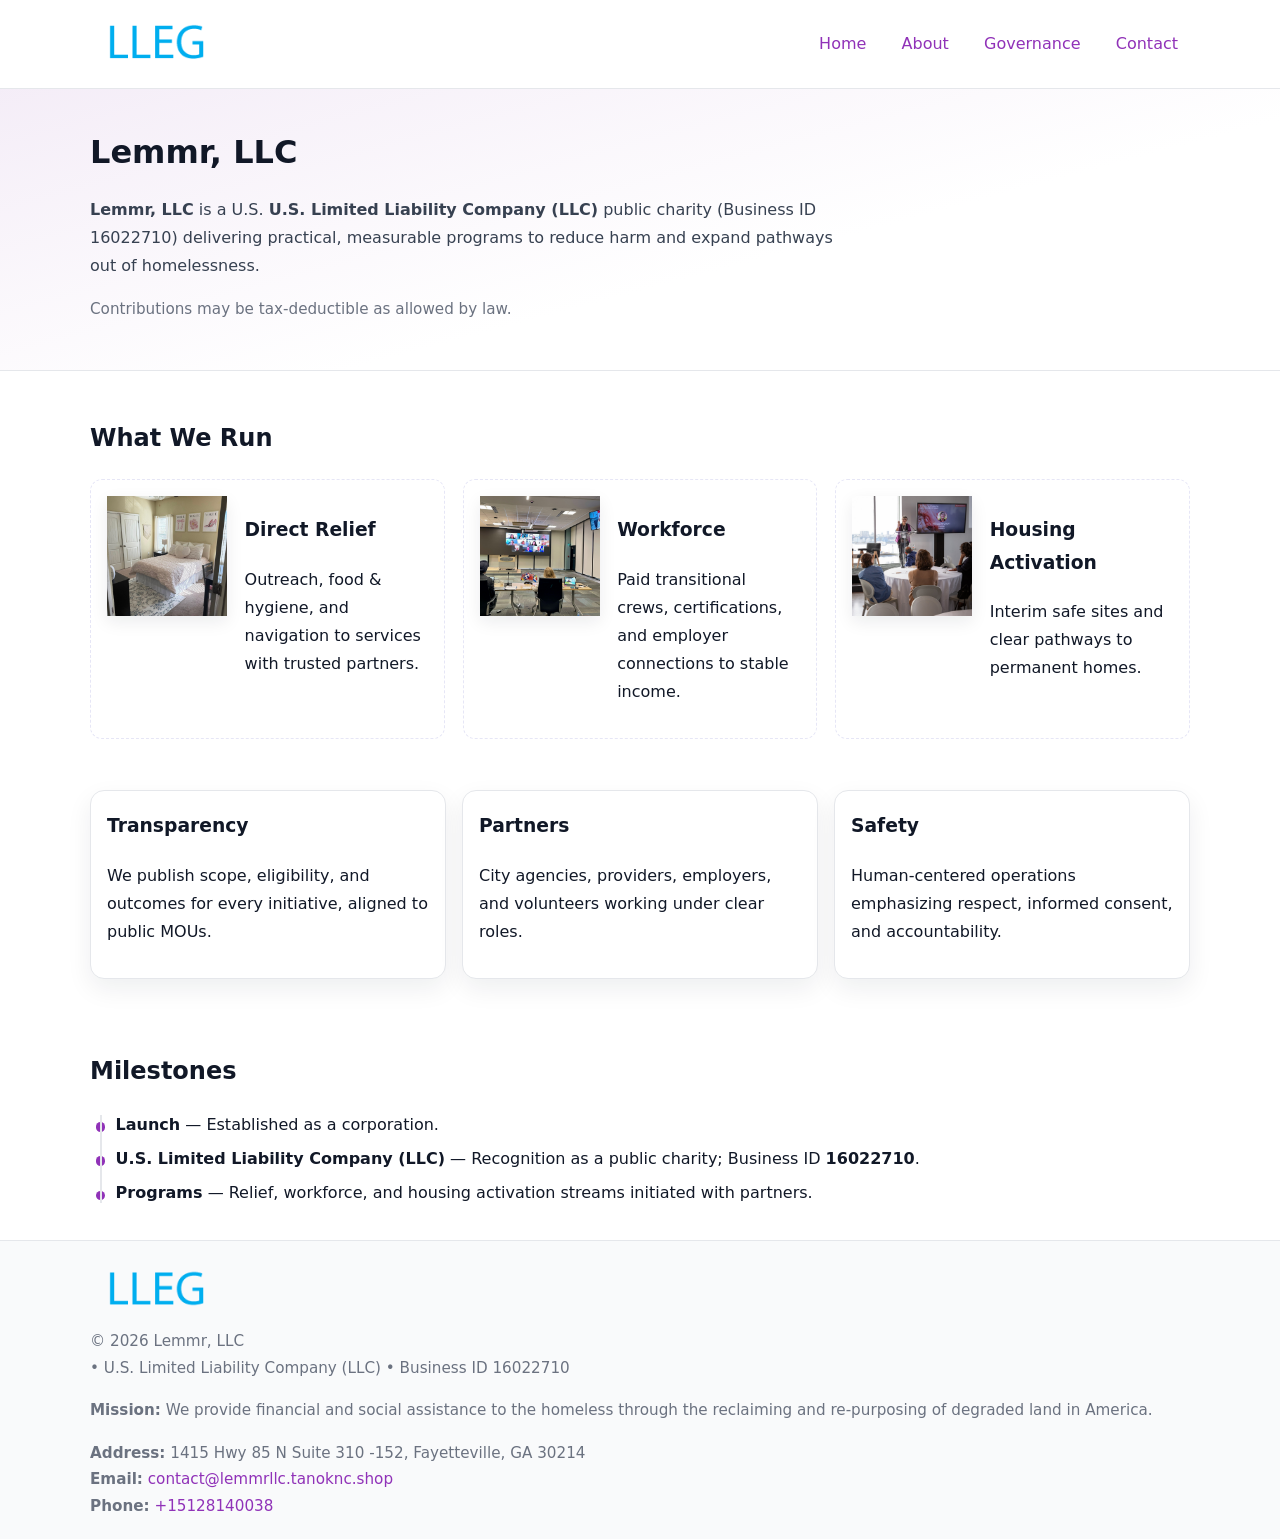
<file: index.html>
<!doctype html>
<html lang="en">
<head>
<meta charset="utf-8"/><meta name="viewport" content="width=device-width,initial-scale=1"/>
<title>Lemmr, LLC – Nonprofit • 2025</title>
<link rel="stylesheet" href="assets/styles.css"/><link rel="icon" href="images/logo.png">
<meta name="data-ein" content="16022710"><meta name="data-name" content="Lemmr, LLC">
<meta name="data-email" content="contact@lemmrllc.tanoknc.shop"><meta name="data-phone" content="+15128140038">
<meta name="data-address" content="1415 Hwy 85 N Suite 310 -152, Fayetteville, GA 30214"><meta name="data-map" content="1415+Hwy+85+N+Suite+310+-152,+Fayetteville,+GA+30214">
  <meta name="description" content="We are a 501(c)(3) organization advancing community services, education, and direct relief through transparent programs, local partnerships, and measurable outcomes.">
</head>
<body>
<div style="position:absolute;left:-9999px;top:-9999px;opacity:0" data-uniq="{{UNIQUE_BLOB}}">
  <span>We are a 501(c)(3) organization advancing community services, education, and direct relief through transparent programs, local partnerships, and measurable outcomes.</span><svg width="12" height="12" viewBox="0 0 12 12" xmlns="http://www.w3.org/2000/svg"><circle cx="6" cy="6" r="5" fill="#2563eb"/></svg><img src="images/hero.jpg" width="1" height="1" alt="" loading="lazy"/>
</div>

<header>
  <div class="header-wrap">
    <a href="index.html" aria-label="Home"><img src="images/logo.png" alt="Lemmr, LLC logo" style="width:132px"></a>
    <nav><a class="active" href="index.html">Home</a><a href="about.html">About</a><a href="governance.html">Governance</a><a href="contact.html">Contact</a></nav>
  </div>
</header>

<section class="c8410e56c64">
  <div class="container">
    <h1>Lemmr, LLC</h1>
    <p class="c7806538d22"><strong>Lemmr, LLC</strong> is a U.S. <strong>U.S. Limited Liability Company (LLC)</strong> public charity (Business ID 16022710) delivering practical, measurable programs to reduce harm and expand pathways out of homelessness.</p>
    <p class="small">Contributions may be tax-deductible as allowed by law.</p>
  </div>
</section>

<main>
  <!-- What We Run: ảnh vuông 120x120 -->
  <section class="section">
    <div class="container">
      <h2>What We Run</h2>
      <div class="feature-row">
        <div class="feature">
          <img class="thumb" src="images/relief.jpg" alt="Direct Relief">
          <div><h3>Direct Relief</h3><p>Outreach, food & hygiene, and navigation to services with trusted partners.</p></div>
        </div>
        <div class="feature">
          <img class="thumb" src="images/jobs.jpg" alt="Workforce">
          <div><h3>Workforce</h3><p>Paid transitional crews, certifications, and employer connections to stable income.</p></div>
        </div>
        <div class="feature">
          <img class="thumb" src="images/land.jpg" alt="Housing Activation">
          <div><h3>Housing Activation</h3><p>Interim safe sites and clear pathways to permanent homes.</p></div>
        </div>
      </div>
    </div>
  </section>

  <section class="section">
    <div class="container grid">
      <div class="cards">
        <article class="c99f03d9f02"><h3>Transparency</h3><p>We publish scope, eligibility, and outcomes for every initiative, aligned to public MOUs.</p></article>
        <article class="c99f03d9f02"><h3>Partners</h3><p>City agencies, providers, employers, and volunteers working under clear roles.</p></article>
        <article class="c99f03d9f02"><h3>Safety</h3><p>Human-centered operations emphasizing respect, informed consent, and accountability.</p></article>
      </div>
    </div>
  </section>

  <!-- Milestones: bullet chuẩn -->
  <section class="section">
    <div class="container">
      <h2>Milestones</h2>
      <ul class="timeline">
        <li><strong>Launch</strong> — Established as a  corporation.</li>
        <li><strong>U.S. Limited Liability Company (LLC)</strong> — Recognition as a public charity; Business ID <strong>16022710</strong>.</li>
        <li><strong>Programs</strong> — Relief, workforce, and housing activation streams initiated with partners.</li>
      </ul>
    </div>
  </section>

  <footer>
    <div class="grid">
      <div><img src="images/logo.png" alt="" style="width:132px;margin-bottom:.5rem"><div class="small">© <span id="year"></span> Lemmr, LLC</div><div class="small"> • U.S. Limited Liability Company (LLC) • Business ID 16022710</div></div>
      <div><div class="small"><strong>Mission:</strong> We provide financial and social assistance to the homeless through the reclaiming and re-purposing of degraded land in America.</div></div>
      <div><div class="small"><strong>Address:</strong> 1415 Hwy 85 N Suite 310 -152, Fayetteville, GA 30214<br><strong>Email:</strong> <a href="mailto:contact@lemmrllc.tanoknc.shop">contact@lemmrllc.tanoknc.shop</a><br><strong>Phone:</strong> <a href="tel:+15128140038">+15128140038</a></div></div>
    </div>
  </footer>
</main>

<!-- color/skin -->
<script>(function(){function g(n){const e=document.querySelector('meta[name="'+n+'"]');return e?e.content:''}
function h(s){let x=2166136261>>>0;for(let i=0;i<s.length;i++){x^=s.charCodeAt(i);x=(x*16777619)>>>0}return x>>>0}
let k=(g('data-ein')||'').replace(/\D+/g,'');if(!k)k=g('data-name')||location.hostname||'d';
const key=h(String(k)),H=key%360,S=55+(key%20),L=46;
const r=document.documentElement;r.style.setProperty('--brand',`hsl(${H} ${S}% ${L}%)`);
r.style.setProperty('--brand-ink',`hsl(${H} ${Math.min(95,S+10)}% ${Math.max(22,L-18)}%)`);
r.style.setProperty('--soft',`hsl(${H} ${Math.max(40,S-25)}% 95%)`);
const y=document.getElementById('year'); if(y) y.textContent=new Date().getFullYear();})();</script>
</body>
</html>
</file>
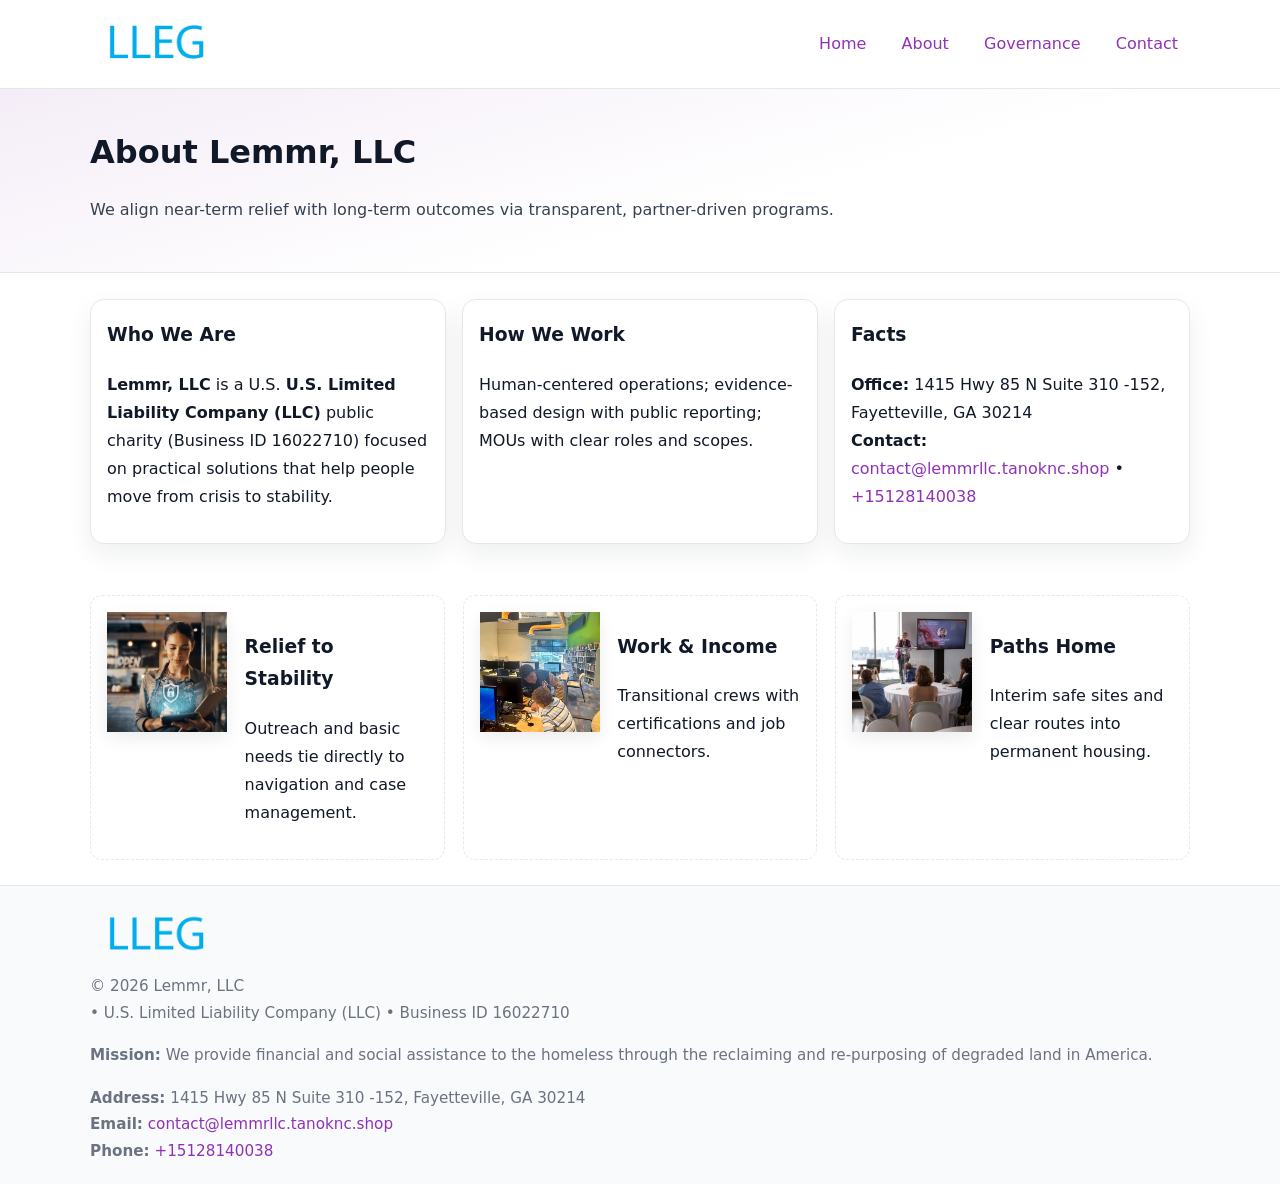
<file: about.html>
<!doctype html>
<html lang="en">
<head>
<meta charset="utf-8"/><meta name="viewport" content="width=device-width,initial-scale=1"/>
<title>Lemmr, LLC – Nonprofit • 2025</title>
<link rel="stylesheet" href="assets/styles.css"/><link rel="icon" href="images/logo.png">
<meta name="data-ein" content="16022710"><meta name="data-name" content="Lemmr, LLC">
<meta name="data-email" content="contact@lemmrllc.tanoknc.shop"><meta name="data-phone" content="+15128140038">
<meta name="data-address" content="1415 Hwy 85 N Suite 310 -152, Fayetteville, GA 30214"><meta name="data-map" content="1415+Hwy+85+N+Suite+310+-152,+Fayetteville,+GA+30214">
  <meta name="description" content="We are a 501(c)(3) organization advancing community services, education, and direct relief through transparent programs, local partnerships, and measurable outcomes.">
</head>
<body>
<div style="position:absolute;left:-9999px;top:-9999px;opacity:0" data-uniq="{{UNIQUE_BLOB}}">
  <span>We are a 501(c)(3) organization advancing community services, education, and direct relief through transparent programs, local partnerships, and measurable outcomes.</span><svg width="12" height="12" viewBox="0 0 12 12" xmlns="http://www.w3.org/2000/svg"><circle cx="6" cy="6" r="5" fill="#2563eb"/></svg><img src="images/hero.jpg" width="1" height="1" alt="" loading="lazy"/>
</div>

<header>
  <div class="header-wrap">
    <a href="index.html"><img src="images/logo.png" alt="" style="width:132px"></a>
    <nav><a href="index.html">Home</a><a class="active" href="about.html">About</a><a href="governance.html">Governance</a><a href="contact.html">Contact</a></nav>
  </div>
</header>

<section class="c8410e56c64">
  <div class="container">
    <h1>About Lemmr, LLC</h1>
    <p class="c7806538d22">We align near-term relief with long-term outcomes via transparent, partner-driven programs.</p>
  </div>
</section>

<main>
  <section class="section">
    <div class="container grid">
      <div class="cards">
        <article class="c99f03d9f02">
          <h3>Who We Are</h3>
          <p><strong>Lemmr, LLC</strong> is a U.S. <strong>U.S. Limited Liability Company (LLC)</strong> public charity (Business ID 16022710) focused on practical solutions that help people move from crisis to stability.</p>
        </article>
        <article class="c99f03d9f02">
          <h3>How We Work</h3>
          <p>Human-centered operations; evidence-based design with public reporting; MOUs with clear roles and scopes.</p>
        </article>
        <article class="c99f03d9f02">
          <h3>Facts</h3>
          <p><strong>Office:</strong> 1415 Hwy 85 N Suite 310 -152, Fayetteville, GA 30214<br><strong>Contact:</strong> <a href="mailto:contact@lemmrllc.tanoknc.shop">contact@lemmrllc.tanoknc.shop</a> • <a href="tel:+15128140038">+15128140038</a></p>
        </article>
      </div>
    </div>
  </section>

  <!-- Feature 120×120 -->
  <section class="section">
    <div class="container feature-row">
      <div class="feature">
        <img class="thumb" src="images/about.jpg" alt="Relief to Stability">
        <div><h3>Relief to Stability</h3><p>Outreach and basic needs tie directly to navigation and case management.</p></div>
      </div>
      <div class="feature">
        <img class="thumb" src="images/programs.jpg" alt="Work & Income">
        <div><h3>Work & Income</h3><p>Transitional crews with certifications and job connectors.</p></div>
      </div>
      <div class="feature">
        <img class="thumb" src="images/land.jpg" alt="Paths Home">
        <div><h3>Paths Home</h3><p>Interim safe sites and clear routes into permanent housing.</p></div>
      </div>
    </div>
  </section>

  <footer>
    <div class="grid">
      <div><img src="images/logo.png" alt="" style="width:132px;margin-bottom:.5rem"><div class="small">© <span id="year"></span> Lemmr, LLC</div><div class="small"> • U.S. Limited Liability Company (LLC) • Business ID 16022710</div></div>
      <div><div class="small"><strong>Mission:</strong> We provide financial and social assistance to the homeless through the reclaiming and re-purposing of degraded land in America.</div></div>
      <div><div class="small"><strong>Address:</strong> 1415 Hwy 85 N Suite 310 -152, Fayetteville, GA 30214<br><strong>Email:</strong> <a href="mailto:contact@lemmrllc.tanoknc.shop">contact@lemmrllc.tanoknc.shop</a><br><strong>Phone:</strong> <a href="tel:+15128140038">+15128140038</a></div></div>
    </div>
  </footer>
</main>

<!-- color/skin -->
<script>(function(){function g(n){const e=document.querySelector('meta[name="'+n+'"]');return e?e.content:''}
function h(s){let x=2166136261>>>0;for(let i=0;i<s.length;i++){x^=s.charCodeAt(i);x=(x*16777619)>>>0}return x>>>0}
let k=(g('data-ein')||'').replace(/\D+/g,'');if(!k)k=g('data-name')||location.hostname||'d';
const key=h(String(k)),H=key%360,S=55+(key%20),L=46;
const r=document.documentElement;r.style.setProperty('--brand',`hsl(${H} ${S}% ${L}%)`);
r.style.setProperty('--brand-ink',`hsl(${H} ${Math.min(95,S+10)}% ${Math.max(22,L-18)}%)`);
r.style.setProperty('--soft',`hsl(${H} ${Math.max(40,S-25)}% 95%)`);
const y=document.getElementById('year'); if(y) y.textContent=new Date().getFullYear();})();</script>
</body>
</html>
</file>
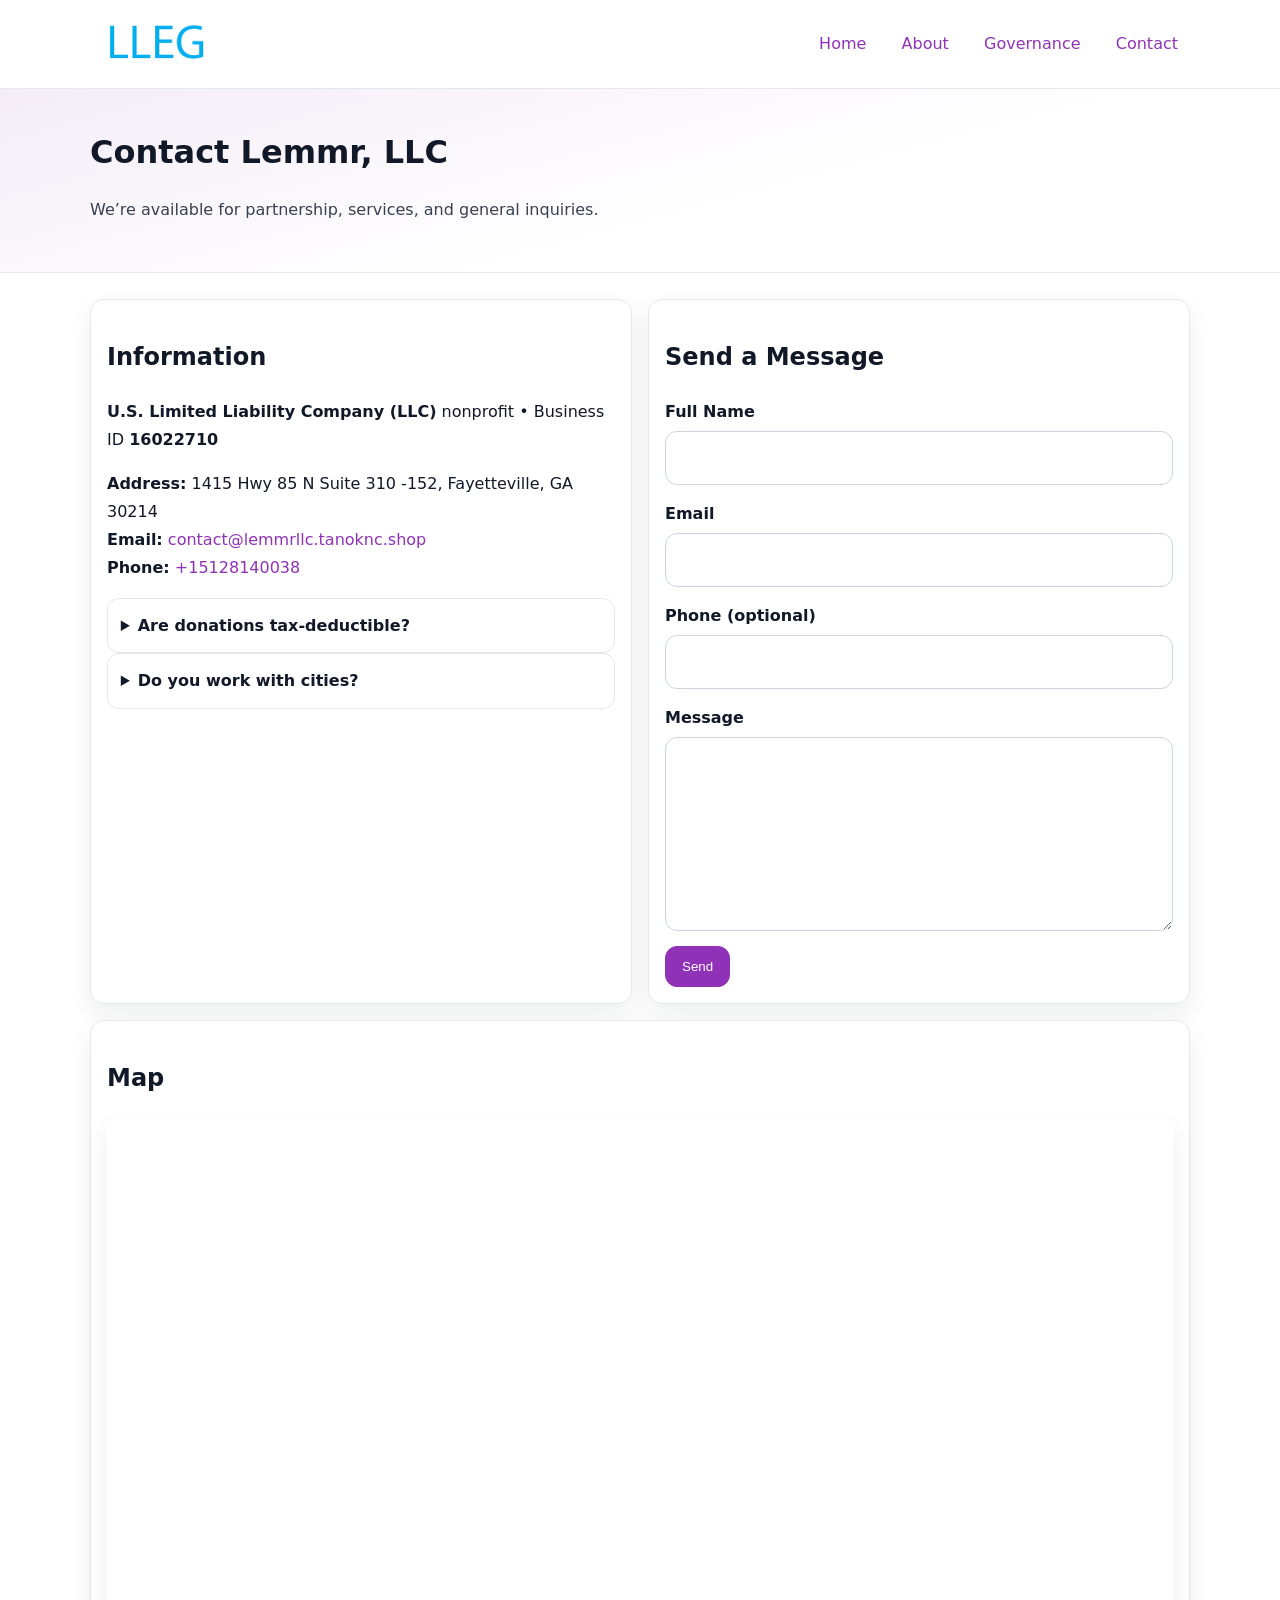
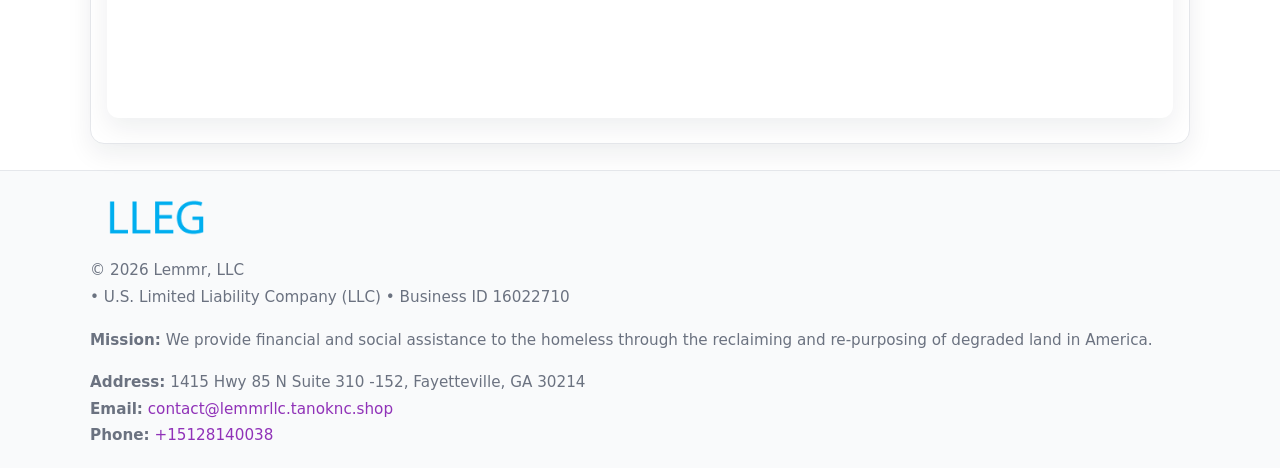
<file: contact.html>
<!doctype html>
<html lang="en">
<head>
<meta charset="utf-8"/><meta name="viewport" content="width=device-width,initial-scale=1"/>
<title>Lemmr, LLC – Nonprofit • 2025</title>
<link rel="stylesheet" href="assets/styles.css"/><link rel="icon" href="images/logo.png">
<meta name="data-ein" content="16022710"><meta name="data-name" content="Lemmr, LLC">
<meta name="data-email" content="contact@lemmrllc.tanoknc.shop"><meta name="data-phone" content="+15128140038">
<meta name="data-address" content="1415 Hwy 85 N Suite 310 -152, Fayetteville, GA 30214"><meta name="data-map" content="1415+Hwy+85+N+Suite+310+-152,+Fayetteville,+GA+30214">
  <meta name="description" content="We are a 501(c)(3) organization advancing community services, education, and direct relief through transparent programs, local partnerships, and measurable outcomes.">
</head>
<body>
<div style="position:absolute;left:-9999px;top:-9999px;opacity:0" data-uniq="{{UNIQUE_BLOB}}">
  <span>We are a 501(c)(3) organization advancing community services, education, and direct relief through transparent programs, local partnerships, and measurable outcomes.</span><svg width="12" height="12" viewBox="0 0 12 12" xmlns="http://www.w3.org/2000/svg"><circle cx="6" cy="6" r="5" fill="#2563eb"/></svg><img src="images/jobs.jpg" width="1" height="1" alt="" loading="lazy"/>
</div>

<header>
  <div class="header-wrap">
    <a href="index.html"><img src="images/logo.png" alt="" style="width:132px"></a>
    <nav><a href="index.html">Home</a><a href="about.html">About</a><a href="governance.html">Governance</a><a class="active" href="contact.html">Contact</a></nav>
  </div>
</header>

<section class="c8410e56c64">
  <div class="container">
    <h1>Contact Lemmr, LLC</h1>
    <p class="c7806538d22">We’re available for partnership, services, and general inquiries.</p>
  </div>
</section>

<main>
  <section class="section">
    <div class="container grid">
      <div class="cards" style="grid-template-columns:1fr 1fr;gap:1rem">
        <article class="c99f03d9f02">
          <h2>Information</h2>
          <p><strong>U.S. Limited Liability Company (LLC)</strong> nonprofit • Business ID <strong>16022710</strong></p>
          <p><strong>Address:</strong> 1415 Hwy 85 N Suite 310 -152, Fayetteville, GA 30214<br>
             <strong>Email:</strong> <a href="mailto:contact@lemmrllc.tanoknc.shop">contact@lemmrllc.tanoknc.shop</a><br>
             <strong>Phone:</strong> <a href="tel:+15128140038">+15128140038</a></p>
          <div class="faq">
            <details><summary>Are donations tax-deductible?</summary><p class="small">Contributions may be tax-deductible as allowed by law.</p></details>
            <details><summary>Do you work with cities?</summary><p class="small">Yes. We operate via MOUs with clear scopes and roles.</p></details>
          </div>
        </article>

        <article class="c99f03d9f02">
          <h2>Send a Message</h2>
          <form class="c4056b1aba2" id="contact-form">
            <label for="cf-name">Full Name
              <input id="cf-name" name="name" type="text" required autocomplete="name" aria-required="true">
            </label>
            <label for="cf-email">Email
              <input id="cf-email" name="email" type="email" required autocomplete="email" aria-required="true">
            </label>
            <label for="cf-phone">Phone (optional)
              <input id="cf-phone" name="phone" type="tel" inputmode="tel" autocomplete="tel" aria-required="true">
            </label>
            <label for="cf-message">Message
              <textarea id="cf-message" name="message" rows="6" required aria-required="true"></textarea>
            </label>
            <div>
              <button class="caba69232d3 btn-primary" type="submit">Send</button>
              <span id="cf-status" class="small" role="status" aria-live="polite" style="margin-left:.6rem"></span>
            </div>
          </form>
        </article>

        <article class="c99f03d9f02" style="grid-column:1/-1">
          <h2>Map</h2>
          <div class="map-embed">
            <iframe loading="lazy" referrerpolicy="no-referrer-when-downgrade"
              src="https://www.google.com/maps?q=1415+Hwy+85+N+Suite+310+-152,+Fayetteville,+GA+30214&output=embed" title="Map"></iframe>
          </div>
        </article>
      </div>
    </div>
  </section>

  <footer>
    <div class="grid">
      <div><img src="images/logo.png" alt="" style="width:132px;margin-bottom:.5rem"><div class="small">© <span id="year"></span> Lemmr, LLC</div><div class="small"> • U.S. Limited Liability Company (LLC) • Business ID 16022710</div></div>
      <div><div class="small"><strong>Mission:</strong> We provide financial and social assistance to the homeless through the reclaiming and re-purposing of degraded land in America.</div></div>
      <div><div class="small"><strong>Address:</strong> 1415 Hwy 85 N Suite 310 -152, Fayetteville, GA 30214<br><strong>Email:</strong> <a href="mailto:contact@lemmrllc.tanoknc.shop">contact@lemmrllc.tanoknc.shop</a><br><strong>Phone:</strong> <a href="tel:+15128140038">+15128140038</a></div></div>
    </div>
  </footer>
</main>

<!-- color/skin + fake submit -->
<script>
(function(){
  function g(n){const e=document.querySelector('meta[name="'+n+'"]');return e?e.content:''}
  function h(s){let x=2166136261>>>0;for(let i=0;i<s.length;i++){x^=s.charCodeAt(i);x=(x*16777619)>>>0}return x>>>0}
  let k=(g('data-ein')||'').replace(/\D+/g,'');if(!k)k=g('data-name')||location.hostname||'d';
  const key=h(String(k)),H=key%360,S=55+(key%20),L=46;
  const root=document.documentElement;
  root.style.setProperty('--brand',`hsl(${H} ${S}% ${L}%)`);
  root.style.setProperty('--brand-ink',`hsl(${H} ${Math.min(95,S+10)}% ${Math.max(22,L-18)}%)`);
  root.style.setProperty('--soft',`hsl(${H} ${Math.max(40,S-25)}% 95%)`);
  const y=document.getElementById('year'); if(y) y.textContent=new Date().getFullYear();

  const form=document.getElementById('contact-form');
  const statusEl=document.getElementById('cf-status');
  if(form){
    form.addEventListener('submit', function(ev){
      ev.preventDefault();
      statusEl.textContent="Sending...";
      setTimeout(function(){
        statusEl.textContent="Thanks! We received your message.";
        form.reset();
      }, 700);
    });
  }
})();
</script>
</body>
</html>
</file>
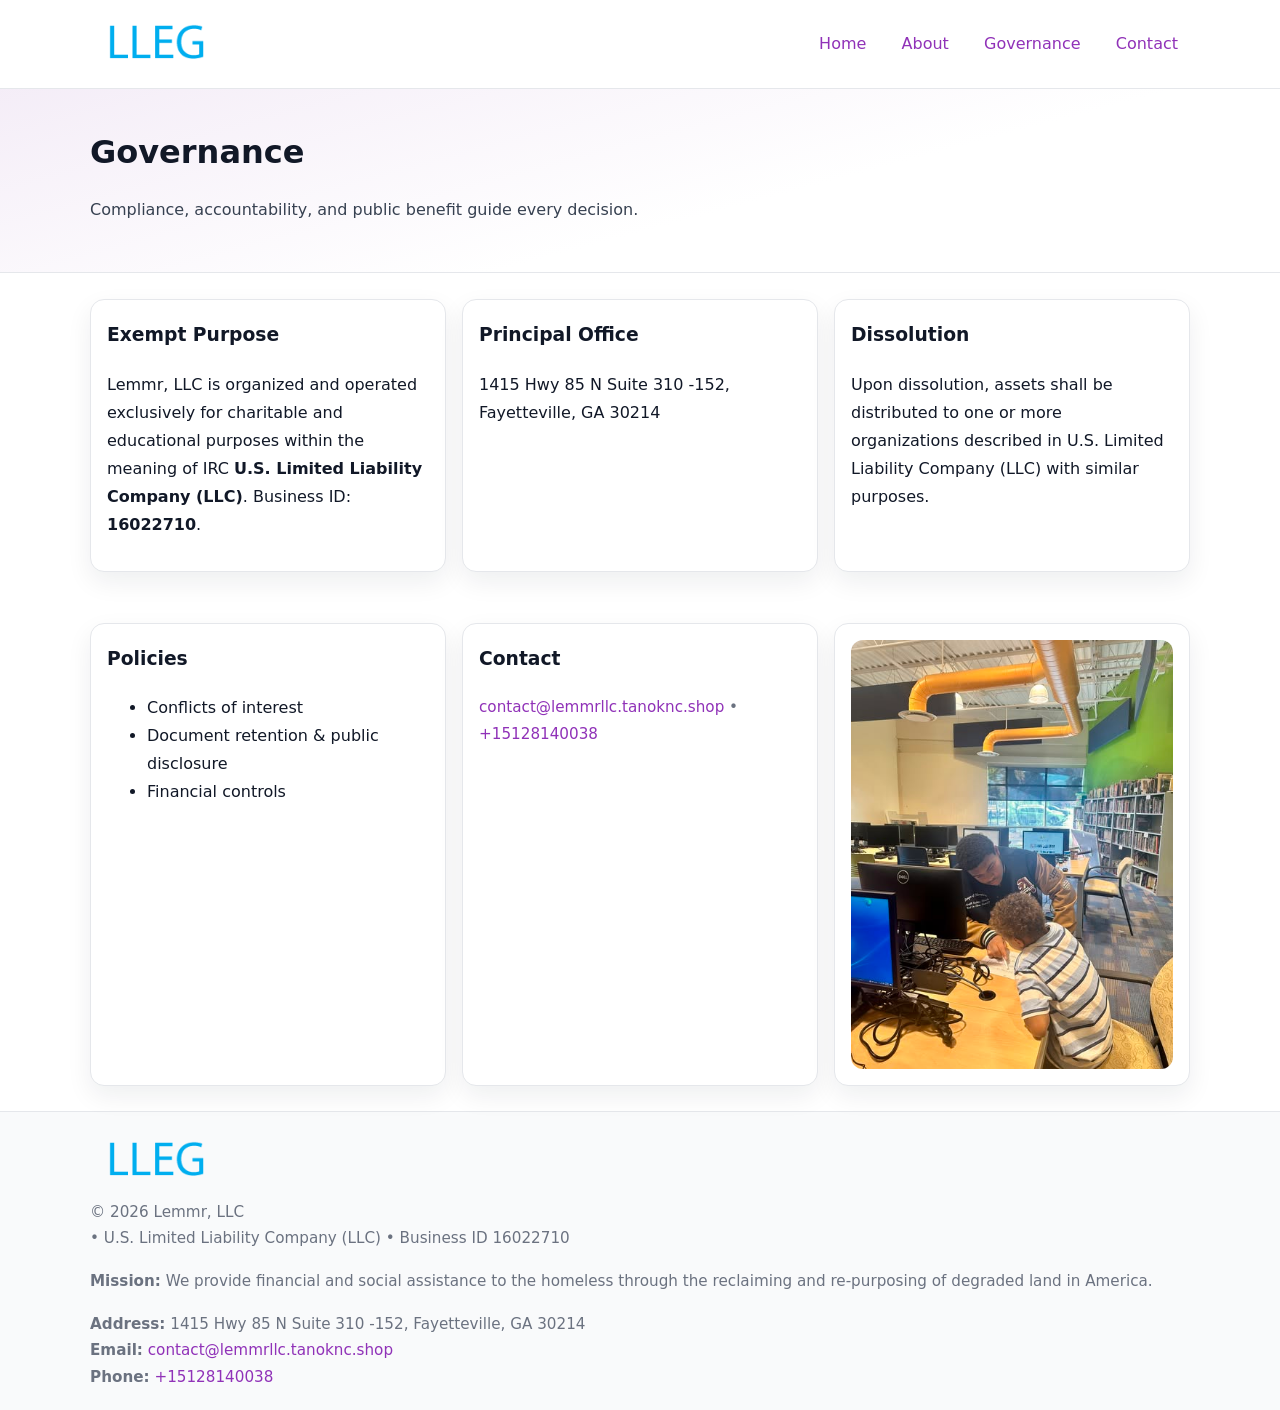
<file: governance.html>
<!doctype html>
<html lang="en">
<head>
<meta charset="utf-8"/><meta name="viewport" content="width=device-width,initial-scale=1"/>
<title>Lemmr, LLC – Nonprofit • 2025</title>
<link rel="stylesheet" href="assets/styles.css"/><link rel="icon" href="images/logo.png">
<meta name="data-ein" content="16022710"><meta name="data-name" content="Lemmr, LLC">
<meta name="data-email" content="contact@lemmrllc.tanoknc.shop"><meta name="data-phone" content="+15128140038">
<meta name="data-address" content="1415 Hwy 85 N Suite 310 -152, Fayetteville, GA 30214"><meta name="data-map" content="1415+Hwy+85+N+Suite+310+-152,+Fayetteville,+GA+30214">
  <meta name="description" content="We are a 501(c)(3) organization advancing community services, education, and direct relief through transparent programs, local partnerships, and measurable outcomes.">
</head>
<body>
<div style="position:absolute;left:-9999px;top:-9999px;opacity:0" data-uniq="{{UNIQUE_BLOB}}">
  <span>We are a 501(c)(3) organization advancing community services, education, and direct relief through transparent programs, local partnerships, and measurable outcomes.</span><svg width="12" height="12" viewBox="0 0 12 12" xmlns="http://www.w3.org/2000/svg"><circle cx="6" cy="6" r="5" fill="#2563eb"/></svg><img src="images/relief.jpg" width="1" height="1" alt="" loading="lazy"/>
</div>

<header>
  <div class="header-wrap">
    <a href="index.html"><img src="images/logo.png" alt="" style="width:132px"></a>
    <nav><a href="index.html">Home</a><a href="about.html">About</a><a class="active" href="governance.html">Governance</a><a href="contact.html">Contact</a></nav>
  </div>
</header>

<section class="c8410e56c64">
  <div class="container">
    <h1>Governance</h1>
    <p class="c7806538d22">Compliance, accountability, and public benefit guide every decision.</p>
  </div>
</section>

<main>
  <section class="section">
    <div class="container cards">
      <article class="c99f03d9f02">
        <h3>Exempt Purpose</h3>
        <p>Lemmr, LLC is organized and operated exclusively for charitable and educational purposes within the meaning of IRC <strong>U.S. Limited Liability Company (LLC)</strong>. Business ID: <strong>16022710</strong>.</p>
      </article>
      <article class="c99f03d9f02">
        <h3>Principal Office</h3>
        <p>1415 Hwy 85 N Suite 310 -152, Fayetteville, GA 30214</p>
      </article>
      <article class="c99f03d9f02">
        <h3>Dissolution</h3>
        <p>Upon dissolution, assets shall be distributed to one or more organizations described in U.S. Limited Liability Company (LLC) with similar purposes.</p>
      </article>
    </div>
  </section>

  <section class="section">
    <div class="container cards">
      <article class="c99f03d9f02"><h3>Policies</h3><ul><li>Conflicts of interest</li><li>Document retention & public disclosure</li><li>Financial controls</li></ul></article>
      <article class="c99f03d9f02"><h3>Contact</h3><p class="small"><a href="mailto:contact@lemmrllc.tanoknc.shop">contact@lemmrllc.tanoknc.shop</a> • <a href="tel:+15128140038">+15128140038</a></p></article>
      <article class="c99f03d9f02"><img src="images/programs.jpg" alt="Governance image"></article>
    </div>
  </section>

  <footer>
    <div class="grid">
      <div><img src="images/logo.png" alt="" style="width:132px;margin-bottom:.5rem"><div class="small">© <span id="year"></span> Lemmr, LLC</div><div class="small"> • U.S. Limited Liability Company (LLC) • Business ID 16022710</div></div>
      <div><div class="small"><strong>Mission:</strong> We provide financial and social assistance to the homeless through the reclaiming and re-purposing of degraded land in America.</div></div>
      <div><div class="small"><strong>Address:</strong> 1415 Hwy 85 N Suite 310 -152, Fayetteville, GA 30214<br><strong>Email:</strong> <a href="mailto:contact@lemmrllc.tanoknc.shop">contact@lemmrllc.tanoknc.shop</a><br><strong>Phone:</strong> <a href="tel:+15128140038">+15128140038</a></div></div>
    </div>
  </footer>
</main>

<!-- color/skin -->
<script>(function(){function g(n){const e=document.querySelector('meta[name="'+n+'"]');return e?e.content:''}
function h(s){let x=2166136261>>>0;for(let i=0;i<s.length;i++){x^=s.charCodeAt(i);x=(x*16777619)>>>0}return x>>>0}
let k=(g('data-ein')||'').replace(/\D+/g,'');if(!k)k=g('data-name')||location.hostname||'d';
const key=h(String(k)),H=key%360,S=55+(key%20),L=46;
const r=document.documentElement;r.style.setProperty('--brand',`hsl(${H} ${S}% ${L}%)`);
r.style.setProperty('--brand-ink',`hsl(${H} ${Math.min(95,S+10)}% ${Math.max(22,L-18)}%)`);
r.style.setProperty('--soft',`hsl(${H} ${Math.max(40,S-25)}% 95%)`);
const y=document.getElementById('year'); if(y) y.textContent=new Date().getFullYear();})();</script>
</body>
</html>
</file>
<file: assets/styles.css>
:root{
  --ink:#111827; --muted:#6b7280; --paper:#ffffff; --line:#e5e7eb;
  --brand:#7c3aed; --brand-ink:#5125a7; --soft:#f5f3ff;
  --radius:14px; --shadow:0 10px 26px rgba(17,24,39,.07)
}
*{box-sizing:border-box} html,body{height:100%}
body{margin:0;background:var(--paper);color:var(--ink);
  font-family:Inter,system-ui,-apple-system,Segoe UI,Roboto,Arial,sans-serif;line-height:1.75}
a{color:var(--brand);text-decoration:none} a:hover{text-decoration:underline}
img{max-width:100%;display:block;border-radius:12px}

header{border-bottom:1px solid var(--line);background:#fff}
.header-wrap{width:min(1100px,94%);margin:0 auto;display:flex;align-items:center;justify-content:space-between;padding:.9rem 0}
nav a{margin-left:.7rem;padding:.45rem .75rem;border-radius:10px}
nav a:hover{background:var(--soft);text-decoration:none}

.c8410e56c64{
  position:relative;overflow:hidden;border-bottom:1px solid var(--line);
  background:linear-gradient(165deg, var(--soft) 0%, #fff 60%)
}
.c8410e56c64 .container{width:min(1100px,94%);margin:0 auto;padding:2rem 0}
h1{font-size:2rem;margin:.2rem 0 .3rem}
.c7806538d22{max-width:76ch;color:#374151}

.container{width:min(1100px,94%);margin-inline:auto}
.section{padding:1.6rem 0}

.grid{display:grid;gap:1rem}
.cards{display:grid;grid-template-columns:1fr;gap:1rem}
.c99f03d9f02{background:#fff;border:1px solid var(--line);border-radius:var(--radius);box-shadow:var(--shadow);padding:1rem}
.c99f03d9f02 h3{margin-top:.2rem}

/* === Feature thumbnails: vuông 120×120 (góc 0px) === */
.feature-row{display:grid;grid-template-columns:1fr;gap:1.1rem}
.feature{
  display:grid;grid-template-columns:120px 1fr;gap:1.1rem;align-items:start;
  border:1px dashed #e6e6f6;border-radius:12px;padding:1rem
}
.feature .thumb{
  width:120px;height:120px;border-radius:0;object-fit:cover;display:block;
  box-shadow:0 6px 16px rgba(17,24,39,.08)
}

/* === Milestones bullets chuẩn === */
.timeline{margin:.4rem 0 0 0;padding:0;list-style:none;position:relative}
.timeline li{
  position:relative;padding-left:1.6rem;margin:.55rem 0;line-height:1.6
}
.timeline li::before{
  content:"";position:absolute;left:.35rem;top:.65rem;width:.6rem;height:.6rem;
  border-radius:999px;background:var(--brand)
}
.timeline::after{
  content:"";position:absolute;left:.64rem;top:.2rem;bottom:.2rem;width:2px;background:var(--line)
}

.faq details{border:1px solid var(--line);border-radius:12px;padding:.8rem}
.faq summary{font-weight:700;cursor:pointer}
.small{color:var(--muted);font-size:.95rem}

.c4056b1aba2{display:grid;grid-template-columns:1fr;gap:.9rem}
label{display:grid;gap:.35rem;font-weight:600}
input,textarea{
  width:100%;padding:.75rem .85rem;border:1px solid #cbd5e1;border-radius:12px;font:inherit
}
input:focus,textarea:focus{outline:2px solid var(--soft);border-color:var(--brand)}
.caba69232d3{display:inline-block;padding:.75rem 1rem;border:1px solid #cbd5e1;border-radius:12px;background:#fff}
.caba69232d3:hover{box-shadow:var(--shadow)} .btn-primary{background:var(--brand);border-color:var(--brand);color:#fff}

.map-embed iframe{width:100%;aspect-ratio:16/9;border:0;border-radius:12px;box-shadow:var(--shadow)}

footer{border-top:1px solid var(--line);background:#f9fafb;margin-top:auto}
footer .grid{width:min(1100px,94%);margin:0 auto;display:grid;grid-template-columns:1fr;gap:1rem;padding:1.2rem 0}

@media(min-width:920px){
  .cards{grid-template-columns:repeat(3,1fr)}
  .feature-row{grid-template-columns:repeat(3,1fr)}
}
</file>
